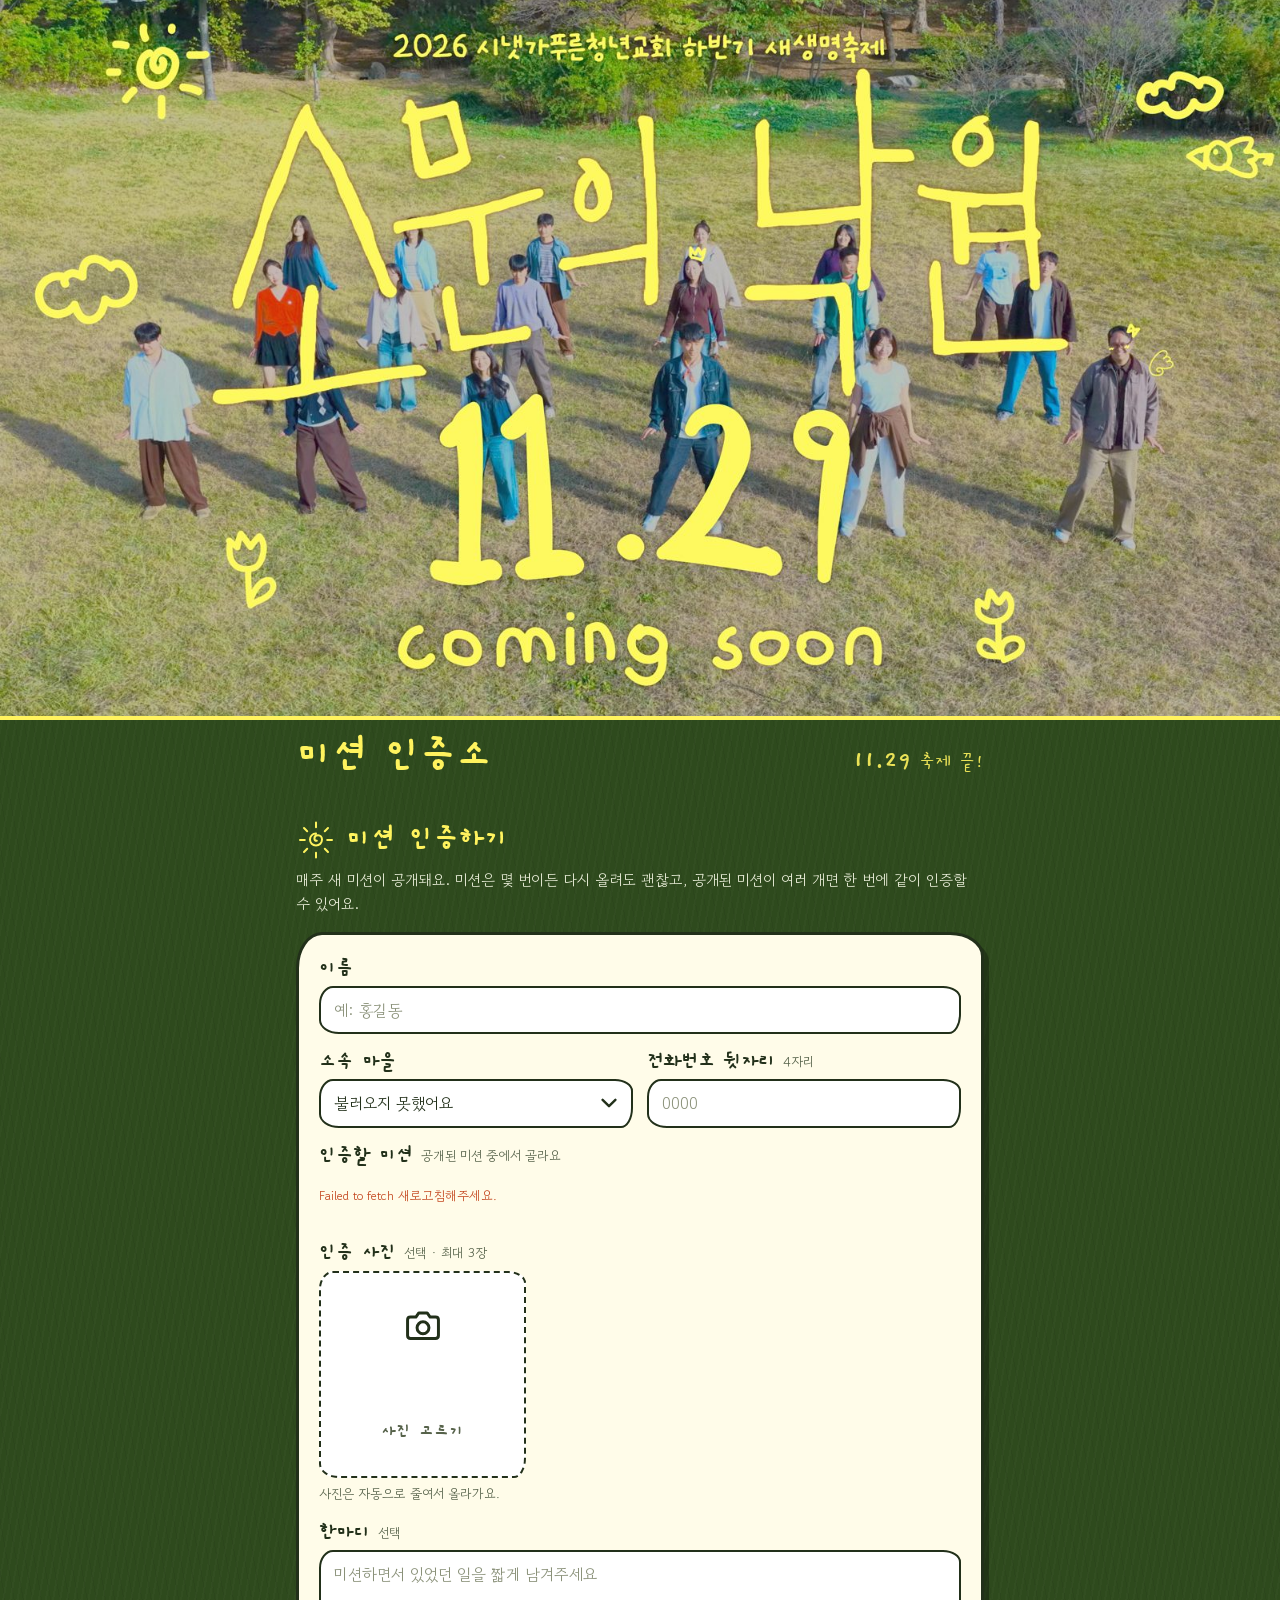
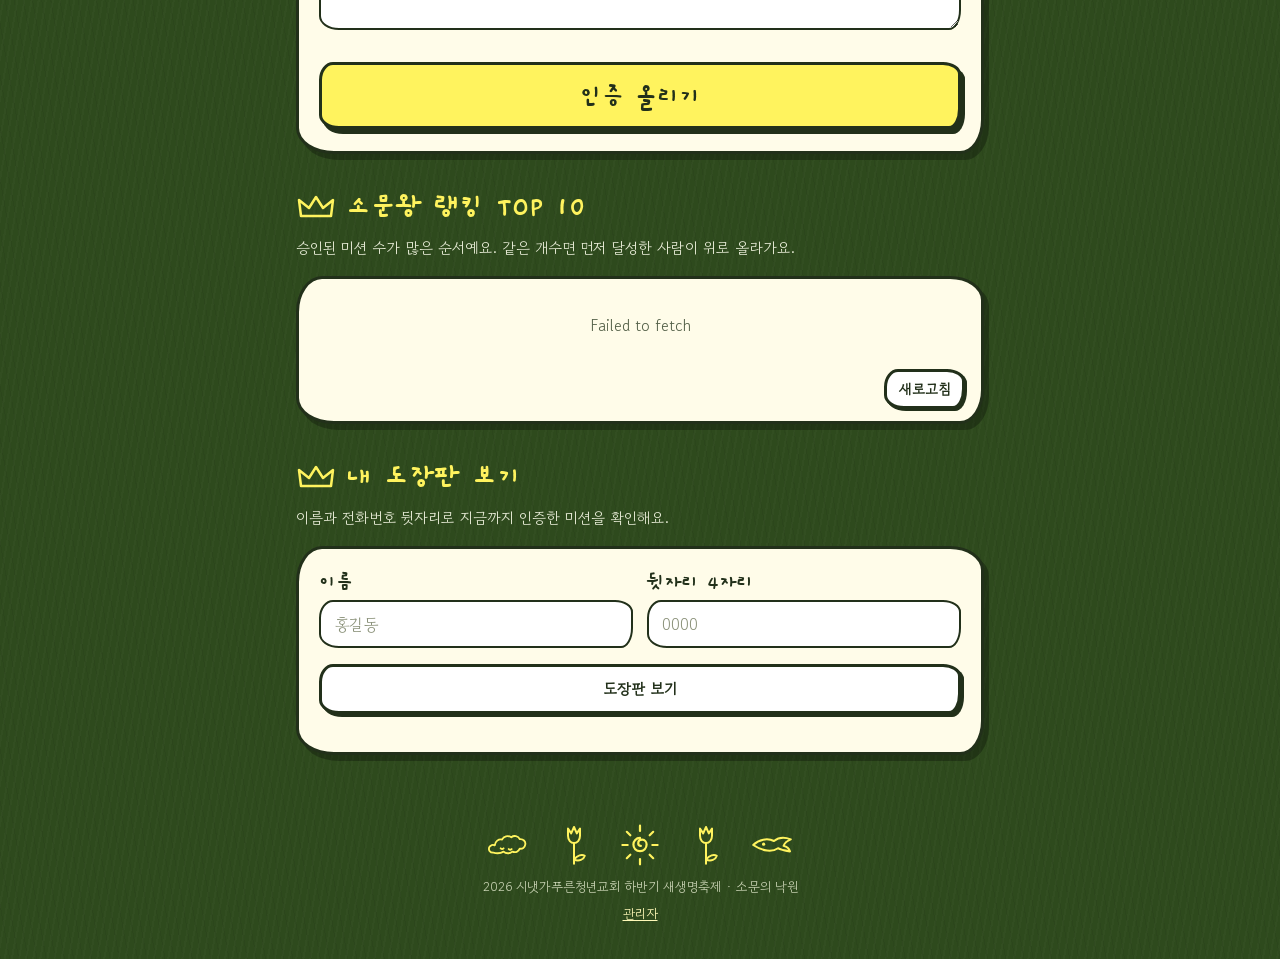
<file: index.html>
<!doctype html>
<html lang="ko">
<head>
<meta charset="utf-8">
<meta name="viewport" content="width=device-width, initial-scale=1, viewport-fit=cover">
<title>소문의 낙원 미션 인증</title>
<meta name="claude:viewport-fit-sides" content="cover">
<meta name="description" content="2026 시냇가푸른청년교회 하반기 새생명축제 '소문의 낙원' 미션 인증">
<meta property="og:title" content="소문의 낙원 미션 인증">
<meta property="og:description" content="새생명축제 미션 사진을 올려 인증해주세요. 11.29 coming soon">
<meta property="og:image" content="poster-sm.jpg">
<meta name="theme-color" content="#2e4a1d">
<link rel="preconnect" href="https://fonts.googleapis.com">
<link rel="preconnect" href="https://fonts.gstatic.com" crossorigin>
<link rel="stylesheet" href="https://fonts.googleapis.com/css2?family=Gaegu:wght@400;700&family=Gowun+Dodum&family=IBM+Plex+Sans+KR:wght@400;600&display=swap">
<link rel="stylesheet" href="style.css?v=12">
</head>
<body>

<div class="demo-bar" id="demoBar" hidden>미리보기 모드예요. 올린 내용은 저장되지 않아요.</div>

<header class="hero">
  <img class="hero-poster" src="poster.jpg" alt="소문의 낙원 11.29 coming soon — 2026 시냇가푸른청년교회 하반기 새생명축제 포스터" width="1600" height="900">
  <div class="wrap hero-strip">
    <span class="t">미션 인증소</span>
    <span class="d" id="dday"><b>11.29</b> coming soon</span>
  </div>
</header>

<main class="wrap">

  <h2 class="sec-title"><span id="d-sun"></span>미션 인증하기</h2>
  <p class="sec-lead">매주 새 미션이 공개돼요. 미션은 몇 번이든 다시 올려도 괜찮고, 공개된 미션이 여러 개면 한 번에 같이 인증할 수 있어요.</p>

  <form class="paper" id="form" novalidate>
    <div class="fields">
      <div class="field">
        <label class="label" for="name">이름</label>
        <input class="input" id="name" name="name" autocomplete="name" placeholder="예: 홍길동" maxlength="20" required>
      </div>
      <div class="row-2">
        <div class="field">
          <label class="label" for="village">소속 마을</label>
          <select class="select" id="village" name="village" required>
            <option value="">불러오는 중…</option>
          </select>
          <input class="input" id="villageText" name="villageText" placeholder="마을 이름" maxlength="20" hidden>
        </div>
        <div class="field">
          <label class="label" for="phone4">전화번호 뒷자리 <small>4자리</small></label>
          <input class="input" id="phone4" name="phone4" inputmode="numeric" pattern="[0-9]{4}" maxlength="4" placeholder="0000" autocomplete="off" required>
        </div>
      </div>

      <div class="field">
        <div class="label" id="missionLabel">인증할 미션 <small>공개된 미션 중에서 골라요</small></div>
        <div class="missions" id="missions" role="group" aria-labelledby="missionLabel">
          <p class="hint">미션을 불러오는 중이에요…</p>
        </div>
        <div class="picked-count" id="pickedCount" aria-live="polite"></div>
      </div>

      <div class="field">
        <div class="label" id="photoLabel">인증 사진 <small id="photoMax">선택 · 최대 3장</small></div>
        <div class="photos" id="photos" aria-labelledby="photoLabel"></div>
        <input type="file" id="fileInput" accept="image/*" multiple hidden>
        <span class="hint">사진은 자동으로 줄여서 올라가요.</span>
      </div>

      <div class="field">
        <label class="label" for="message">한마디 <small>선택</small></label>
        <textarea class="textarea" id="message" name="message" maxlength="200" placeholder="미션하면서 있었던 일을 짧게 남겨주세요"></textarea>
      </div>

      <div class="err-msg" id="formErr" role="alert"></div>
      <button class="btn btn-main" id="submitBtn" type="submit">인증 올리기</button>
    </div>
  </form>

  <section class="paper done" id="done" hidden aria-live="polite">
    <div class="stamp"><img src="stamp.png?v=12" alt="참 잘했어요 도장 — 엄지척 하는 양, 소문의 낙원" width="600" height="600"></div>
    <h3 id="doneTitle">인증이 접수됐어요!</h3>
    <p id="doneText">관리자가 확인하면 승인 도장이 찍혀요.</p>
    <div class="mini-stamps" id="doneStamps"></div>
    <button class="btn" type="button" id="againBtn">다른 미션 또 인증하기</button>
  </section>

  <h2 class="sec-title"><span id="d-trophy"></span>소문왕 랭킹 TOP 10</h2>
  <p class="sec-lead">승인된 미션 수가 많은 순서예요. 같은 개수면 먼저 달성한 사람이 위로 올라가요.</p>

  <section class="paper rank" aria-live="polite">
    <ol class="rank-list" id="rankList">
      <li class="rank-empty">랭킹을 불러오는 중이에요…</li>
    </ol>
    <div class="rank-foot"><span id="rankTime"></span><button class="btn btn-sm" type="button" id="rankBtn">새로고침</button></div>
  </section>

  <h2 class="sec-title"><span id="d-crown"></span>내 도장판 보기</h2>
  <p class="sec-lead">이름과 전화번호 뒷자리로 지금까지 인증한 미션을 확인해요.</p>

  <form class="paper" id="myForm" novalidate>
    <div class="fields">
      <div class="row-2">
        <div class="field">
          <label class="label" for="myName">이름</label>
          <input class="input" id="myName" autocomplete="name" placeholder="홍길동" maxlength="20">
        </div>
        <div class="field">
          <label class="label" for="myPhone">뒷자리 4자리</label>
          <input class="input" id="myPhone" inputmode="numeric" maxlength="4" placeholder="0000" autocomplete="off">
        </div>
      </div>
      <button class="btn" type="submit" id="myBtn">도장판 보기</button>
      <div id="myResult"></div>
    </div>
  </form>

</main>

<footer class="foot">
  <div class="wrap">
    <div class="doodles" id="footDoodles"></div>
    <div>2026 시냇가푸른청년교회 하반기 새생명축제 · 소문의 낙원</div>
    <div style="margin-top:6px"><a href="admin.html">관리자</a></div>
  </div>
</footer>

<script src="config.js?v=12"></script>
<script src="common.js?v=12"></script>
<script src="app.js?v=12"></script>
</body>
</html>
</file>
<file: style.css>
/* 소문의 낙원 — 잔디밭 위 노란 마커 낙서.
   Layout: 포스터 히어로 → 종이 카드(손그림 테두리)가 잔디 위에 놓인 한 줄 흐름. */
:root {
  --grass: #2e4a1d;          /* 그늘진 잔디 */
  --grass-2: #3b5c25;        /* 햇빛 든 잔디 */
  --grass-line: #4f7231;
  --marker: #fff35e;         /* 포스터의 노란 마커 */
  --marker-soft: #fff9b8;
  --paper: #fffce9;          /* 카드 종이 */
  --paper-2: #f5f0d2;
  --ink: #22301a;            /* 진한 잉크 */
  --ink-2: #56624a;
  --ink-3: #8a9179;
  --ok: #2f7d3a;
  --ok-bg: #dff0d6;
  --wait: #9a6b00;
  --wait-bg: #fff1bf;
  --no: #c4471f;             /* 주황 가디건 */
  --no-bg: #fbe1d6;

  --font-hand: "Gaegu", "Gamja Flower", "Apple SD Gothic Neo", "Malgun Gothic", cursive;
  --font-body: "Gowun Dodum", "Apple SD Gothic Neo", "Malgun Gothic", "Noto Sans KR", sans-serif;
  --font-data: "IBM Plex Sans KR", "Apple SD Gothic Neo", "Malgun Gothic", sans-serif;

  --sketch: 26px 34px 24px 38px / 36px 24px 34px 26px;
  --sketch-sm: 14px 18px 12px 20px / 18px 12px 20px 14px;
  color-scheme: light;
}

* { box-sizing: border-box; }
[hidden] { display: none !important; }
html { -webkit-text-size-adjust: 100%; }
body {
  margin: 0;
  background-color: var(--grass);
  background-image:
    radial-gradient(1200px 500px at 20% -10%, rgba(255, 243, 94, .10), transparent 60%),
    repeating-linear-gradient(100deg, rgba(255,255,255,.018) 0 2px, transparent 2px 7px),
    repeating-linear-gradient(80deg, rgba(0,0,0,.05) 0 1px, transparent 1px 9px);
  color: var(--ink);
  font-family: var(--font-body);
  font-size: 16px;
  line-height: 1.6;
}
img { max-width: 100%; display: block; }
button, input, select, textarea { font: inherit; color: inherit; }
:focus-visible { outline: 3px dashed var(--marker); outline-offset: 3px; }

.wrap {
  width: 100%;
  max-width: 720px;
  margin: 0 auto;
  padding-left: max(16px, env(safe-area-inset-left, 0px));
  padding-right: max(16px, env(safe-area-inset-right, 0px));
}

/* ---------- 데모 배너 ---------- */
.demo-bar {
  background: var(--marker);
  color: var(--ink);
  font-size: 13px;
  text-align: center;
  padding-block: 6px;
  padding-left: max(16px, env(safe-area-inset-left, 0px));
  padding-right: max(16px, env(safe-area-inset-right, 0px));
}

/* ---------- 히어로 ---------- */
.hero { position: relative; }
.hero-poster {
  width: 100%;
  height: auto;
  aspect-ratio: 16 / 9;
  max-width: 100%;
  object-fit: cover;
  border-bottom: 4px solid var(--marker);
}
.hero-strip {
  display: flex;
  flex-wrap: wrap;
  align-items: baseline;
  justify-content: space-between;
  gap: 4px 16px;
  padding-block: 14px 4px;
  color: var(--marker);
  font-family: var(--font-hand);
}
.hero-strip .t { font-size: clamp(30px, 7vw, 44px); font-weight: 700; line-height: 1; letter-spacing: -.5px; }
.hero-strip .d { font-size: 20px; opacity: .9; }
.hero-strip .d b { font-size: 26px; }

/* ---------- 낙서 ---------- */
.doodle { color: var(--marker); display: inline-block; pointer-events: none; }
.doodle svg { width: 100%; height: 100%; display: block; overflow: visible; }

/* ---------- 섹션 제목 ---------- */
.sec-title {
  display: flex;
  align-items: center;
  gap: 10px;
  margin: 34px 0 14px;
  font-family: var(--font-hand);
  font-weight: 700;
  font-size: 30px;
  line-height: 1.1;
  color: var(--marker);
  text-wrap: balance;
}
.sec-title .doodle { width: 40px; height: 40px; flex: none; }
.sec-lead { color: #e9edd8; margin: -6px 0 16px; font-size: 15px; }

/* ---------- 종이 카드 ---------- */
.paper {
  background: var(--paper);
  border: 3px solid var(--ink);
  border-radius: var(--sketch);
  box-shadow: 5px 6px 0 rgba(0, 0, 0, .28);
  padding: 22px 20px;
}
.paper + .paper { margin-top: 18px; }

/* ---------- 폼 ---------- */
.field { display: grid; gap: 6px; }
.fields { display: grid; gap: 16px; }
.row-2 { display: grid; grid-template-columns: 1fr 1fr; gap: 14px; }
@media (max-width: 460px) { .row-2 { grid-template-columns: 1fr; } }
.label {
  font-family: var(--font-hand);
  font-weight: 700;
  font-size: 21px;
  line-height: 1.1;
  display: flex;
  align-items: baseline;
  gap: 8px;
}
.label small { font-family: var(--font-body); font-weight: 400; font-size: 13px; color: var(--ink-2); }
.input, .select, .textarea {
  width: 100%;
  min-width: 0;
  background: #fff;
  color: var(--ink);
  border: 2.5px solid var(--ink);
  border-radius: var(--sketch-sm);
  padding: 11px 13px;
  font-size: 16px;
  line-height: 1.4;
  appearance: none;
}
.select {
  background-image: url("data:image/svg+xml,%3Csvg xmlns='http://www.w3.org/2000/svg' viewBox='0 0 20 12'%3E%3Cpath d='M2 2 L10 10 L18 2' fill='none' stroke='%2322301a' stroke-width='3' stroke-linecap='round' stroke-linejoin='round'/%3E%3C/svg%3E");
  background-repeat: no-repeat;
  background-position: right 14px center;
  background-size: 16px 10px;
  padding-right: 40px;
}
.textarea { min-height: 80px; resize: vertical; }
.input::placeholder, .textarea::placeholder { color: var(--ink-3); }
.input:focus, .select:focus, .textarea:focus { outline: none; box-shadow: 0 0 0 4px var(--marker); }
.hint { font-size: 13px; color: var(--ink-2); }
.err-msg { font-size: 13px; color: var(--no); min-height: 0; }

/* ---------- 미션 타일 ---------- */
.missions { display: grid; gap: 10px; }
.mission {
  position: relative;
  display: grid;
  grid-template-columns: 52px 1fr 28px;
  align-items: center;
  gap: 12px;
  padding: 12px 14px;
  background: #fff;
  border: 2.5px solid var(--ink);
  border-radius: var(--sketch-sm);
  cursor: pointer;
  transition: transform .15s ease, background-color .15s ease;
  user-select: none;
}
.mission:nth-child(odd) { transform: rotate(-.4deg); }
.mission:nth-child(even) { transform: rotate(.35deg); }
.mission:hover { transform: rotate(0) translateY(-1px); }
.mission input { position: absolute; opacity: 0; pointer-events: none; }
.mission .num {
  width: 52px; height: 52px;
  display: grid; place-items: center;
  font-family: var(--font-hand);
  font-weight: 700;
  font-size: 32px;
  line-height: 1;
  border: 2.5px solid var(--ink);
  border-radius: 50% 46% 52% 48% / 48% 52% 46% 50%;
  background: var(--paper);
}
.mission .txt { min-width: 0; }
.mission .wk { display: block; font-size: 12px; font-weight: 700; letter-spacing: .3px; color: var(--ink-2); line-height: 1.2; margin-bottom: 2px; }
.mission .mt { font-weight: 700; font-size: 16px; line-height: 1.35; }
.mission .md { font-size: 13.5px; color: var(--ink-2); line-height: 1.45; margin-top: 2px; }
.mission .chk {
  width: 28px; height: 28px;
  border: 2.5px solid var(--ink);
  border-radius: 7px 9px 6px 10px;
  display: grid; place-items: center;
  background: #fff;
}
.mission .chk svg { width: 20px; height: 20px; opacity: 0; transform: scale(.4); transition: .18s ease; }
.mission.on { background: var(--marker); }
.mission.on .num { background: var(--ink); color: var(--marker); }
.mission.on .chk { background: var(--ink); }
.mission.on .chk svg { opacity: 1; transform: scale(1); color: var(--marker); }
.mission:has(input:focus-visible) { outline: 3px dashed var(--ink); outline-offset: 3px; }
.mission.locked {
  cursor: not-allowed;
  border-style: dashed;
  border-color: var(--ink-3);
  color: var(--ink-3);
  background: repeating-linear-gradient(135deg, var(--paper) 0 10px, var(--paper-2) 10px 20px);
}
.mission.locked:hover { transform: none; }
.mission.locked .num { border-color: var(--ink-3); border-style: dashed; background: transparent; }
.mission.locked .wk, .mission.locked .md { color: var(--ink-3); }
.mission.locked .chk { border: 0; background: transparent; }
.mission.locked .chk .doodle { color: var(--ink-3); width: 26px; height: 30px; }
.picked-count { font-family: var(--font-hand); font-size: 19px; font-weight: 700; }

/* ---------- 사진 ---------- */
.photos { display: grid; grid-template-columns: repeat(3, minmax(0, 1fr)); gap: 10px; }
.slot {
  position: relative;
  aspect-ratio: 1 / 1;
  max-width: 100%;
  border: 2.5px dashed var(--ink);
  border-radius: var(--sketch-sm);
  background: #fff;
  overflow: hidden;
}
.slot.add {
  display: grid;
  place-items: center;
  cursor: pointer;
  color: var(--ink-2);
  text-align: center;
  font-family: var(--font-hand);
  font-size: 18px;
  font-weight: 700;
  line-height: 1.1;
}
.slot.add:hover { background: var(--marker-soft); }
.slot.add .doodle { color: var(--ink); width: 38px; height: 38px; margin: 0 auto 4px; }
.slot img { width: 100%; height: 100%; object-fit: cover; }
.slot.filled { border-style: solid; }
.slot .x {
  position: absolute; top: 6px; right: 6px;
  width: 30px; height: 30px;
  border-radius: 50%;
  border: 2px solid var(--ink);
  background: var(--paper);
  color: var(--ink);
  display: grid; place-items: center;
  cursor: pointer;
  font-size: 18px; line-height: 1;
}
.slot .busy { position: absolute; inset: 0; display: grid; place-items: center; background: rgba(255,252,233,.8); font-size: 13px; }

/* ---------- 버튼 ---------- */
.btn {
  display: inline-flex;
  align-items: center;
  justify-content: center;
  gap: 8px;
  border: 3px solid var(--ink);
  border-radius: var(--sketch-sm);
  background: #fff;
  color: var(--ink);
  padding: 10px 18px;
  font-weight: 700;
  font-size: 15px;
  cursor: pointer;
  text-decoration: none;
  box-shadow: 3px 3px 0 var(--ink);
  transition: transform .1s ease, box-shadow .1s ease;
}
.btn:active { transform: translate(2px, 2px); box-shadow: 1px 1px 0 var(--ink); }
.btn[disabled] { opacity: .55; cursor: not-allowed; }
.btn-main {
  width: 100%;
  background: var(--marker);
  font-family: var(--font-hand);
  font-size: 27px;
  padding: 10px 18px 8px;
  box-shadow: 4px 5px 0 var(--ink);
}
.btn-ghost { background: transparent; color: var(--marker); border-color: var(--marker); box-shadow: 3px 3px 0 rgba(0,0,0,.35); }
.btn-sm { padding: 6px 12px; font-size: 14px; box-shadow: 2px 2px 0 var(--ink); }

/* ---------- 완료 화면 ---------- */
.done { text-align: center; padding: 34px 20px 28px; }
.stamp {
  width: 210px; height: 210px;
  max-width: 100%;
  margin: 0 auto 14px;
  color: var(--no);
  transform: rotate(-10deg);
  animation: stampIn .45s cubic-bezier(.2, 1.6, .4, 1) both;
}
.stamp img { width: 100%; height: 100%; display: block; }
.stamp .st-top { font-family: var(--font-hand); font-weight: 700; font-size: 29px; letter-spacing: 1px; }
.stamp .st-bot { font-family: var(--font-body); font-weight: 700; font-size: 11.5px; letter-spacing: 2px; }
@keyframes stampIn { from { transform: rotate(-10deg) scale(1.8); opacity: 0; } to { transform: rotate(-10deg) scale(1); opacity: 1; } }
.done h3 { font-family: var(--font-hand); font-size: 32px; margin: 0 0 4px; line-height: 1.15; }
.done p { margin: 0 0 18px; color: var(--ink-2); }
.done .mini-stamps { display: flex; gap: 8px; justify-content: center; flex-wrap: wrap; margin-bottom: 20px; }

/* ---------- 미션 도장 판 (내 현황) ---------- */
.board { display: grid; grid-template-columns: repeat(5, minmax(0, 1fr)); gap: 8px; }
.cell {
  aspect-ratio: 1 / 1;
  max-width: 100%;
  border: 2.5px solid var(--ink);
  border-radius: 50% 46% 52% 48% / 48% 52% 46% 50%;
  display: grid; place-items: center;
  font-family: var(--font-hand);
  font-weight: 700;
  font-size: clamp(22px, 6vw, 32px);
  background: #fff;
  position: relative;
  color: var(--ink-3);
}
.cell small { font-size: .45em; margin-left: 1px; align-self: end; margin-bottom: 30%; }
.cell { grid-auto-flow: column; }
.cell.ok { background: var(--marker); color: var(--ink); }
.cell.locked { border-style: dashed; border-color: var(--ink-3); background: transparent; }
.cell.locked .doodle { color: var(--ink-3); width: 38%; height: 44%; }
.cell.wait { background: var(--paper-2); color: var(--ink); border-style: dashed; }
.cell .tag {
  position: absolute; bottom: -9px; left: 50%; transform: translateX(-50%);
  font-family: var(--font-body); font-weight: 700; font-size: 11px;
  padding: 0 6px; border-radius: 8px; background: var(--ink); color: var(--marker);
  white-space: nowrap;
}
.cell.wait .tag { background: var(--wait-bg); color: var(--wait); border: 1.5px solid var(--wait); }
.board-legend { display: flex; flex-wrap: wrap; gap: 6px 14px; font-size: 13px; color: var(--ink-2); margin-top: 18px; }
.my-list { display: grid; gap: 8px; margin-top: 16px; }
.my-item { display: flex; flex-wrap: wrap; gap: 6px 10px; align-items: center; font-size: 14px; padding-top: 8px; border-top: 1.5px dashed var(--ink-3); }
.my-item .when { color: var(--ink-2); font-family: var(--font-data); font-variant-numeric: tabular-nums; }

/* ---------- 상태 배지 ---------- */
.pill {
  display: inline-flex; align-items: center; gap: 4px;
  padding: 1px 10px;
  border-radius: 999px;
  font-size: 12.5px; font-weight: 700;
  border: 1.5px solid currentColor;
  white-space: nowrap;
}
.pill.ok { color: var(--ok); background: var(--ok-bg); }
.pill.wait { color: var(--wait); background: var(--wait-bg); }
.pill.no { color: var(--no); background: var(--no-bg); }
.mchip {
  display: inline-grid; place-items: center;
  min-width: 28px; height: 28px; padding: 0 9px;
  border: 2px solid var(--ink);
  border-radius: 50% 46% 52% 48% / 48% 52% 46% 50%;
  background: var(--marker);
  font-family: var(--font-hand); font-weight: 700; font-size: 18px; line-height: 1;
}
.mchip.off { background: #fff; color: var(--ink-3); border-color: var(--ink-3); }

/* ---------- 푸터 ---------- */
.foot {
  margin: 46px 0 0;
  padding-block: 22px 34px;
  text-align: center;
  color: #c9d3b4;
  font-size: 13px;
  position: relative;
}
.foot .doodles { display: flex; justify-content: center; gap: 22px; margin-bottom: 10px; }
.foot .doodles .doodle { width: 44px; height: 44px; }
.foot a { color: var(--marker-soft); }

/* ---------- 토스트 ---------- */
.toast {
  position: fixed;
  left: 50%;
  bottom: calc(18px + env(safe-area-inset-bottom, 0px));
  transform: translateX(-50%) translateY(20px);
  max-width: calc(100% - 32px);
  background: var(--ink);
  color: var(--marker);
  padding: 10px 18px;
  border-radius: var(--sketch-sm);
  font-weight: 700;
  font-size: 15px;
  opacity: 0;
  pointer-events: none;
  transition: .25s ease;
  z-index: 50;
  box-shadow: 0 6px 18px rgba(0,0,0,.35);
}
.toast.show { opacity: 1; transform: translateX(-50%) translateY(0); }
.toast.bad { background: var(--no); color: #fff; }

.spin {
  width: 18px; height: 18px; border-radius: 50%;
  border: 3px solid currentColor; border-right-color: transparent;
  animation: spin .8s linear infinite;
  display: inline-block;
}
@keyframes spin { to { transform: rotate(360deg); } }

@media (prefers-reduced-motion: reduce) {
  *, *::before, *::after { animation-duration: .01ms !important; transition-duration: .01ms !important; }
}

/* ---------- 랭킹 ---------- */
:root {
  --gold: #f5c518; --gold-ink: #6b4e00;
  --silver: #c9d1d6; --silver-ink: #3f4a52;
  --bronze: #d9894a; --bronze-ink: #5a2f0e;
  --rank-gray: #e7e5d8; --rank-gray-ink: #7d8072;
}
.rank { padding: 16px 16px 12px; }
.rank-list { list-style: none; margin: 0; padding: 0; display: grid; gap: 8px; }
.rank-row {
  display: grid;
  grid-template-columns: 44px minmax(0, 1fr) auto;
  align-items: center;
  gap: 12px;
  padding: 8px 14px 8px 8px;
  border: 2.5px solid var(--ink);
  border-radius: var(--sketch-sm);
  background: #fff;
}
.rank-no {
  width: 44px; height: 44px;
  display: grid; place-items: center;
  border: 2.5px solid var(--ink);
  border-radius: 50% 46% 52% 48% / 48% 52% 46% 50%;
  font-family: var(--font-hand); font-weight: 700; font-size: 28px; line-height: 1;
  font-variant-numeric: tabular-nums;
}
.rank-who { min-width: 0; display: flex; flex-wrap: wrap; align-items: baseline; gap: 2px 8px; }
.rank-who b { font-size: 16.5px; overflow-wrap: anywhere; }
.rank-who span { font-size: 13px; color: var(--ink-2); }
.rank-cnt { font-size: 13px; color: var(--ink-2); white-space: nowrap; }
.rank-cnt b { font-family: var(--font-hand); font-size: 28px; color: var(--ink); margin-right: 2px; font-variant-numeric: tabular-nums; }

.rank-row.r1 { background: #fff6c7; border-width: 3px; box-shadow: 3px 3px 0 var(--gold-ink); }
.rank-row.r1 .rank-no { background: var(--gold); color: var(--gold-ink); border-color: var(--gold-ink); width: 50px; height: 50px; font-size: 32px; }
.rank-row.r2 { background: #f1f4f5; }
.rank-row.r2 .rank-no { background: var(--silver); color: var(--silver-ink); border-color: var(--silver-ink); }
.rank-row.r3 { background: #fbeadb; }
.rank-row.r3 .rank-no { background: var(--bronze); color: var(--bronze-ink); border-color: var(--bronze-ink); }
.rank-row.r1 .rank-cnt b { color: var(--gold-ink); }
.rank-row.r2 .rank-cnt b { color: var(--silver-ink); }
.rank-row.r3 .rank-cnt b { color: var(--bronze-ink); }

.rank-row.rn { background: var(--rank-gray); border-color: var(--rank-gray-ink); border-width: 2px; padding-block: 5px; }
.rank-row.rn .rank-no { width: 36px; height: 36px; font-size: 22px; background: transparent; color: var(--rank-gray-ink); border-color: var(--rank-gray-ink); border-width: 2px; margin-left: 4px; }
.rank-row.rn .rank-who b, .rank-row.rn .rank-cnt b { color: var(--rank-gray-ink); }
.rank-row.rn .rank-who b { font-size: 15px; }
.rank-row.rn .rank-cnt b { font-size: 22px; }

.rank-empty { text-align: center; padding: 18px 8px; color: var(--ink-2); }
.rank-foot { display: flex; justify-content: space-between; align-items: center; gap: 10px; margin-top: 12px; font-size: 12.5px; color: var(--ink-2); }

/* ---------- 깜짝 미션 ---------- */
.mission.surprise { border-color: var(--no); box-shadow: 3px 3px 0 var(--no); }
.mission.surprise .num { background: var(--no-bg); color: var(--no); border-color: var(--no); font-size: 28px; }
.mission.surprise .wk { color: var(--no); }
.mission.surprise.on .num { background: var(--no); color: #fff; border-color: var(--ink); }
.mission .wk .new {
  font-style: normal; font-size: 10px; letter-spacing: .5px;
  margin-left: 6px; padding: 1px 6px; border-radius: 8px;
  background: var(--no); color: #fff; vertical-align: 1px;
}
.cell.surprise { border-color: var(--no); color: var(--no); }
.cell.surprise small { margin: 0 1px 0 0; align-self: center; font-size: .4em; }
.cell.surprise.ok { background: var(--no-bg); color: var(--no); }
.cell.surprise.ok .tag { background: var(--no); color: #fff; }
</file>
